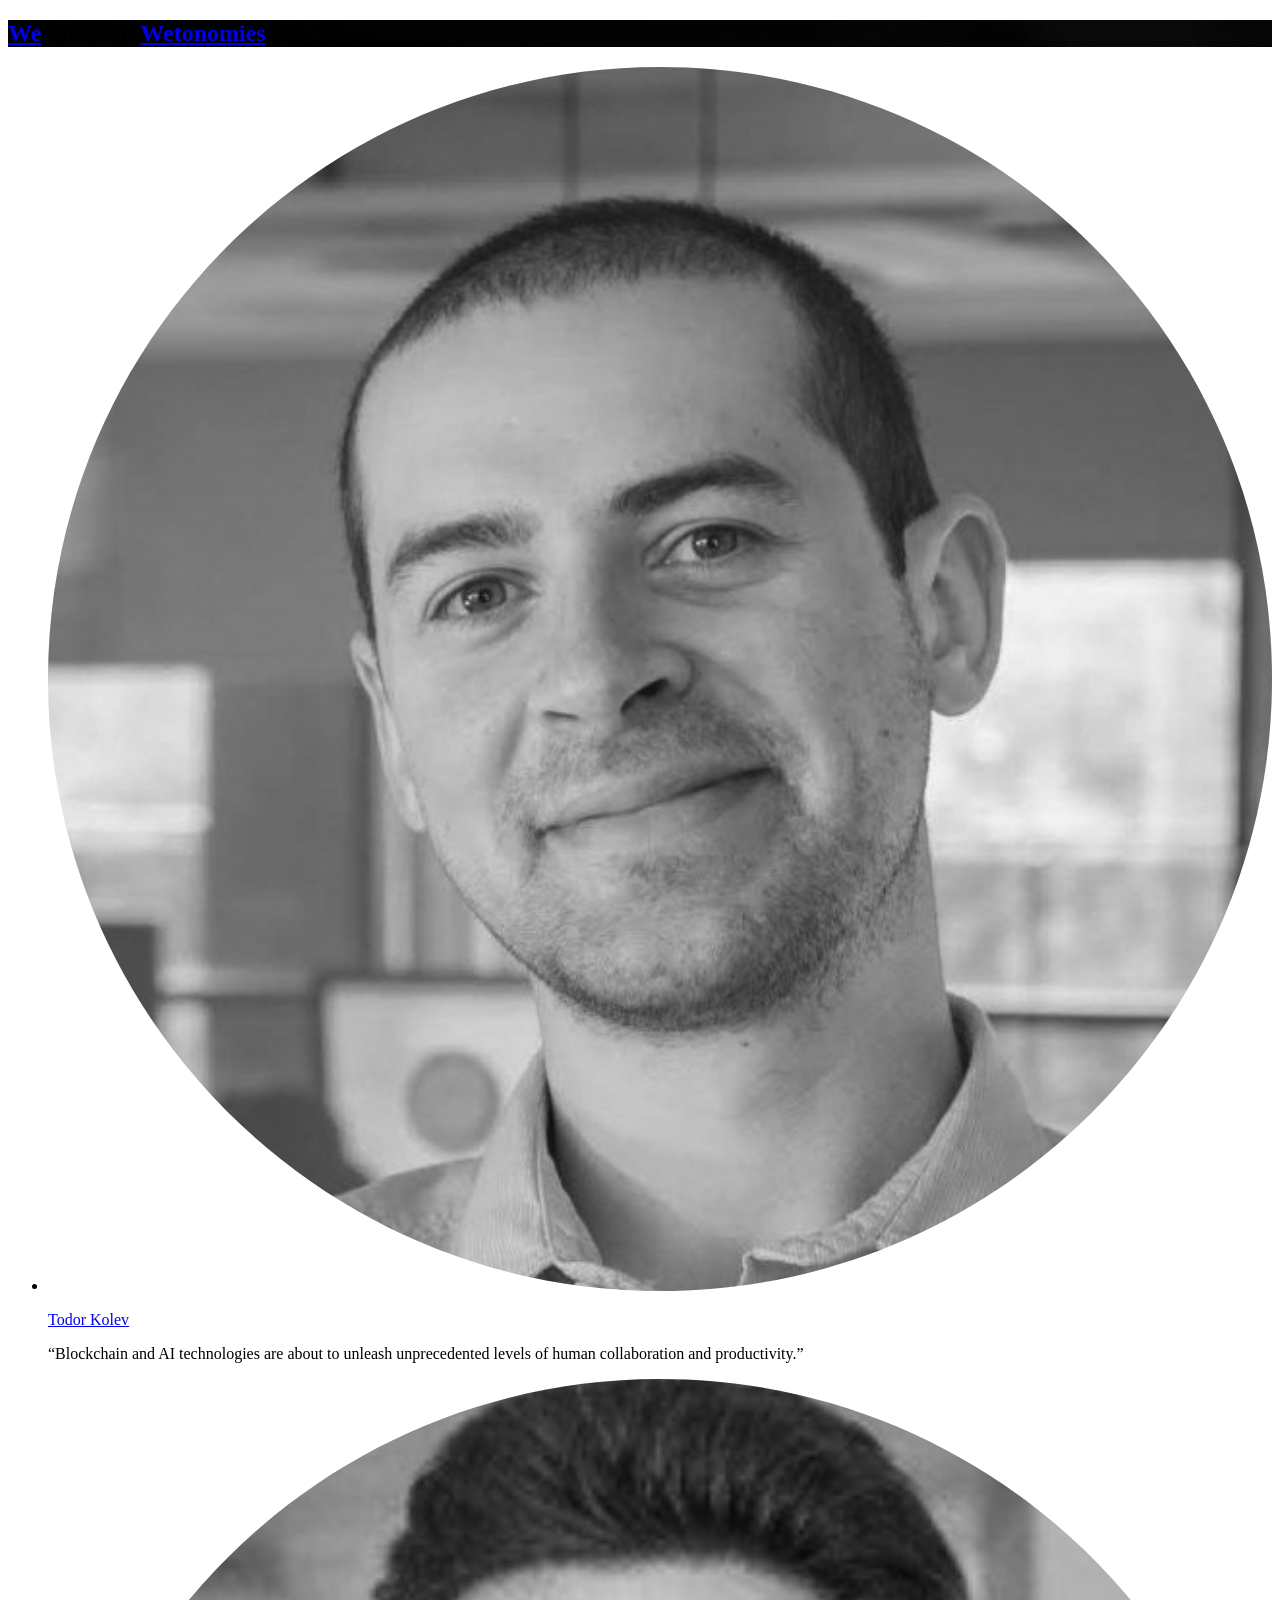
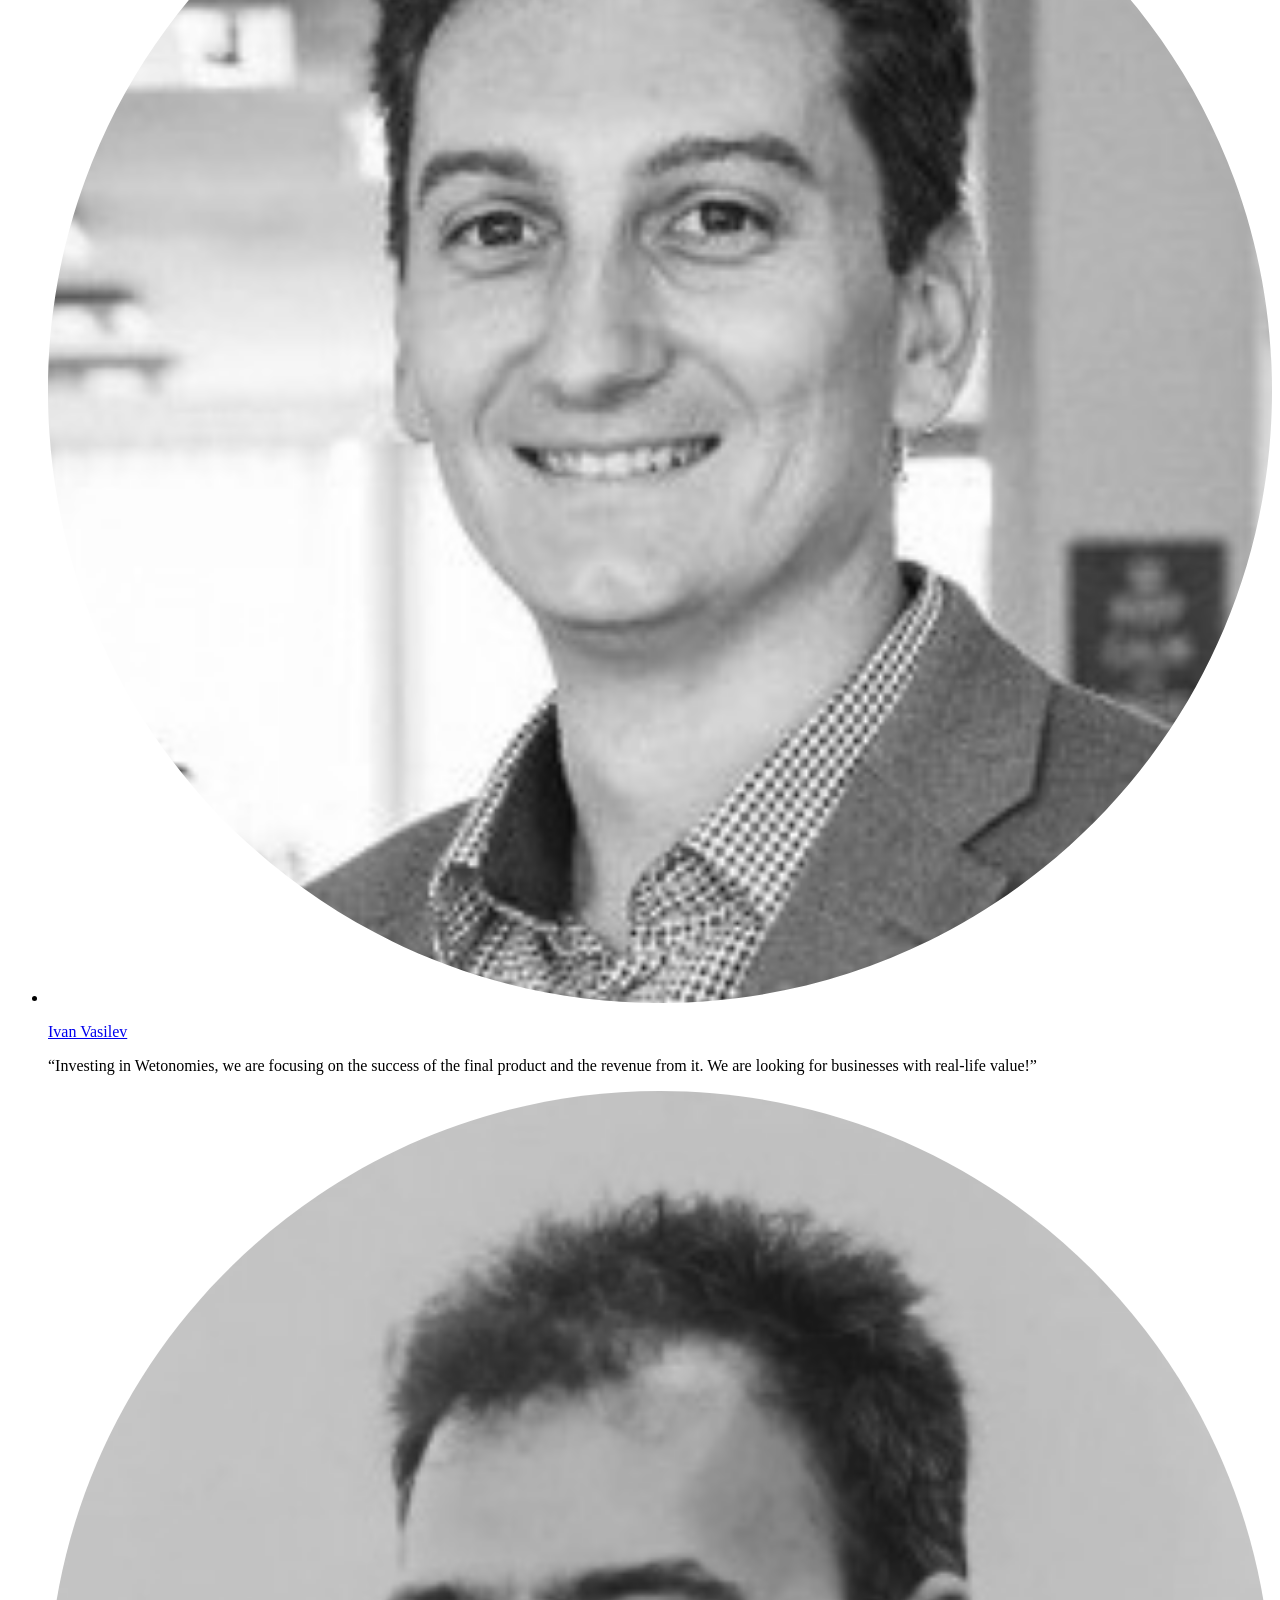
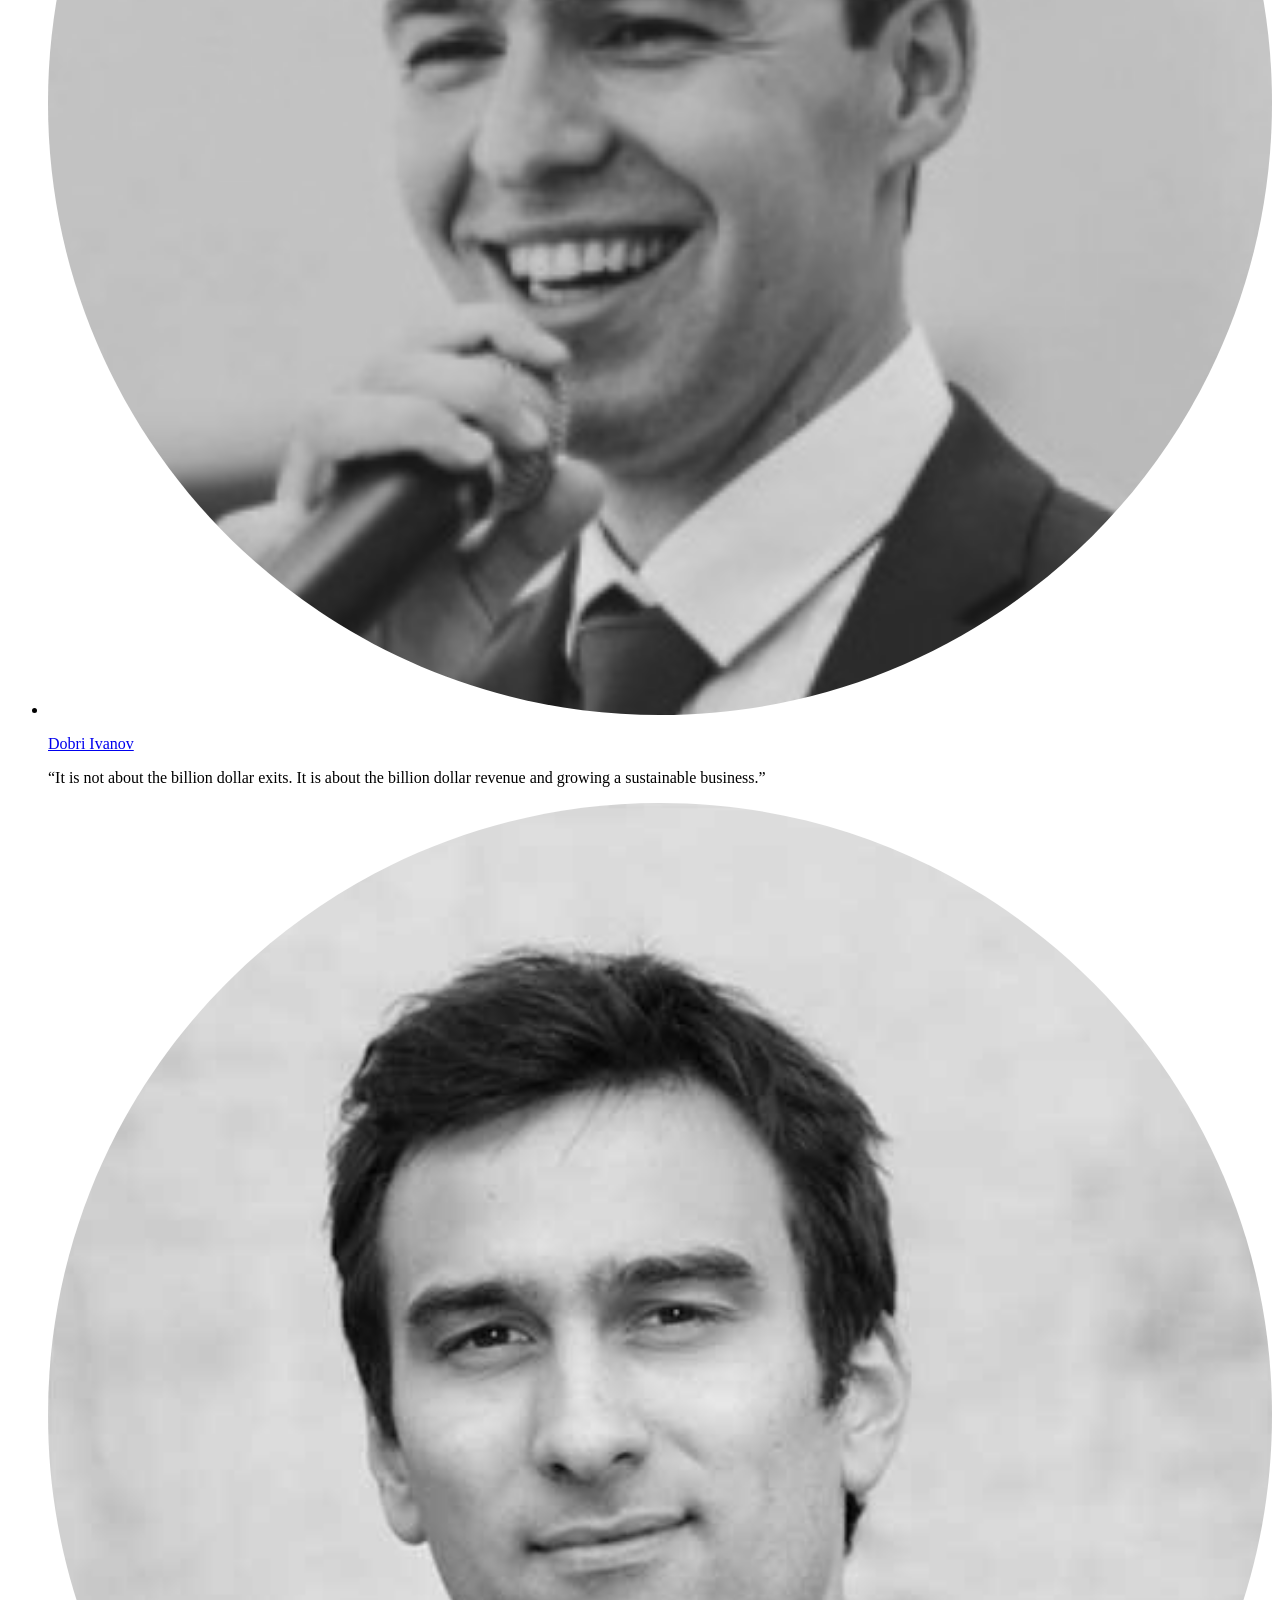
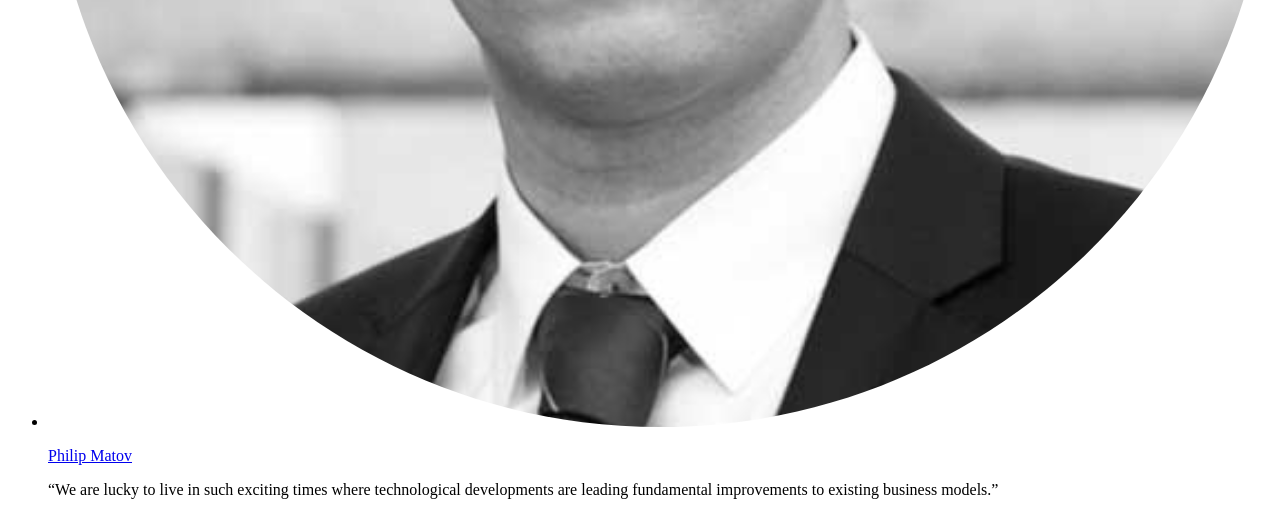
<file: src/index.html>
<!DOCTYPE html>
<html lang="en">
	<include src="head.html"></include>
<body>
	<div class="wrapper">
		<include src="header.html"></include>

			<section class="intro" style="background-image: url(assets/images/temp/intro.jpg);">
				<div class="intro__inner">
					<div class="shell">
						<div class="intro__content">
							<div class="title animations" data-animation="fadeIn">
								<h1>
									<a href="#" class="btn--open-members">We</a> i<span>и</span>vest i<span>и</span> <a href="https://wetonomy.com/" target="_blank">Wetonomies</a>
								</h1>
							</div><!-- /.title -->
						</div><!-- /.intro__content -->
					</div><!-- /.shell -->
				</div><!-- /.intro__inner -->
			</section><!-- /.intro -->

			<section id="team-section" class="section section--team">
				<div class="shell">
					<div class="section__content">
						<a href="#" class="btn--close-members">
							<span></span>

							<span></span>
						</a>

						<ul class="members">
							<li class="member">
								<div class="member__inner">
									<div class="member__image">
										<object class="member__image-inner" type="image/svg+xml" data="assets/images/temp/member1.svg"></object>
									</div><!-- /.member__image -->

									<div class="member__content">
										<p><a href="https://www.linkedin.com/in/todor/" target="_blank">Todor Kolev</a></p>
										<p>
											 “Blockchain and AI technologies are about to unleash unprecedented levels of human collaboration and productivity.”
										</p>
									</div><!-- /.member__content -->
								</div><!-- /.member__inner -->
							</li><!-- /.member -->

							<li class="member">
								<div class="member__inner">
									<div class="member__image">
										<object class="member__image-inner" type="image/svg+xml" data="assets/images/temp/member2.svg"></object>
									</div><!-- /.member__image -->

									<div class="member__content">
										<p><a href="https://www.linkedin.com/in/vasilevivan/" target="_blank">Ivan Vasilev</a></p>
										<p>
											 “Investing in Wetonomies, we are focusing on the success of the final product and the revenue from it. We are looking for businesses with real-life value!”
										</p>
									</div><!-- /.member__content -->
								</div><!-- /.member__inner -->
							</li><!-- /.member -->

							<li class="member">
								<div class="member__inner">
									<div class="member__image">
										<object class="member__image-inner" type="image/svg+xml" data="assets/images/temp/member3.svg"></object>
									</div><!-- /.member__image -->

									<div class="member__content">
										<p><a href="https://www.linkedin.com/in/dobromir1/" target="_blank">Dobri Ivanov</a></p>
										<p>
											 “It is not about the billion dollar exits. It is about the billion dollar revenue and growing a sustainable business.”
										</p>
									</div><!-- /.member__content -->
								</div><!-- /.member__inner -->
							</li><!-- /.member -->

							<li class="member">
								<div class="member__inner">
									<div class="member__image">
										<object class="member__image-inner" type="image/svg+xml" data="assets/images/temp/member4.svg"></object>
									</div><!-- /.member__image -->

									<div class="member__content">
										<p><a href="https://www.linkedin.com/in/philip-ildo-matov-5155535b/" target="_blank">Philip Matov</a></p>
										<p>
											 “We are lucky to live in such exciting times where technological developments are leading fundamental improvements to existing business models.”
										</p>
									</div><!-- /.member__content -->
								</div><!-- /.member__inner -->
							</li><!-- /.member -->
						</ul><!-- /.members -->
					</div><!-- /.section__content -->
				</div><!-- /.shell -->
			</section><!-- /.section section-/-team -->

		<include src="footer.html"></include>
	</div><!-- /.wrapper -->

	<include src="scripts.html"></include>
</body>
</html>
</file>
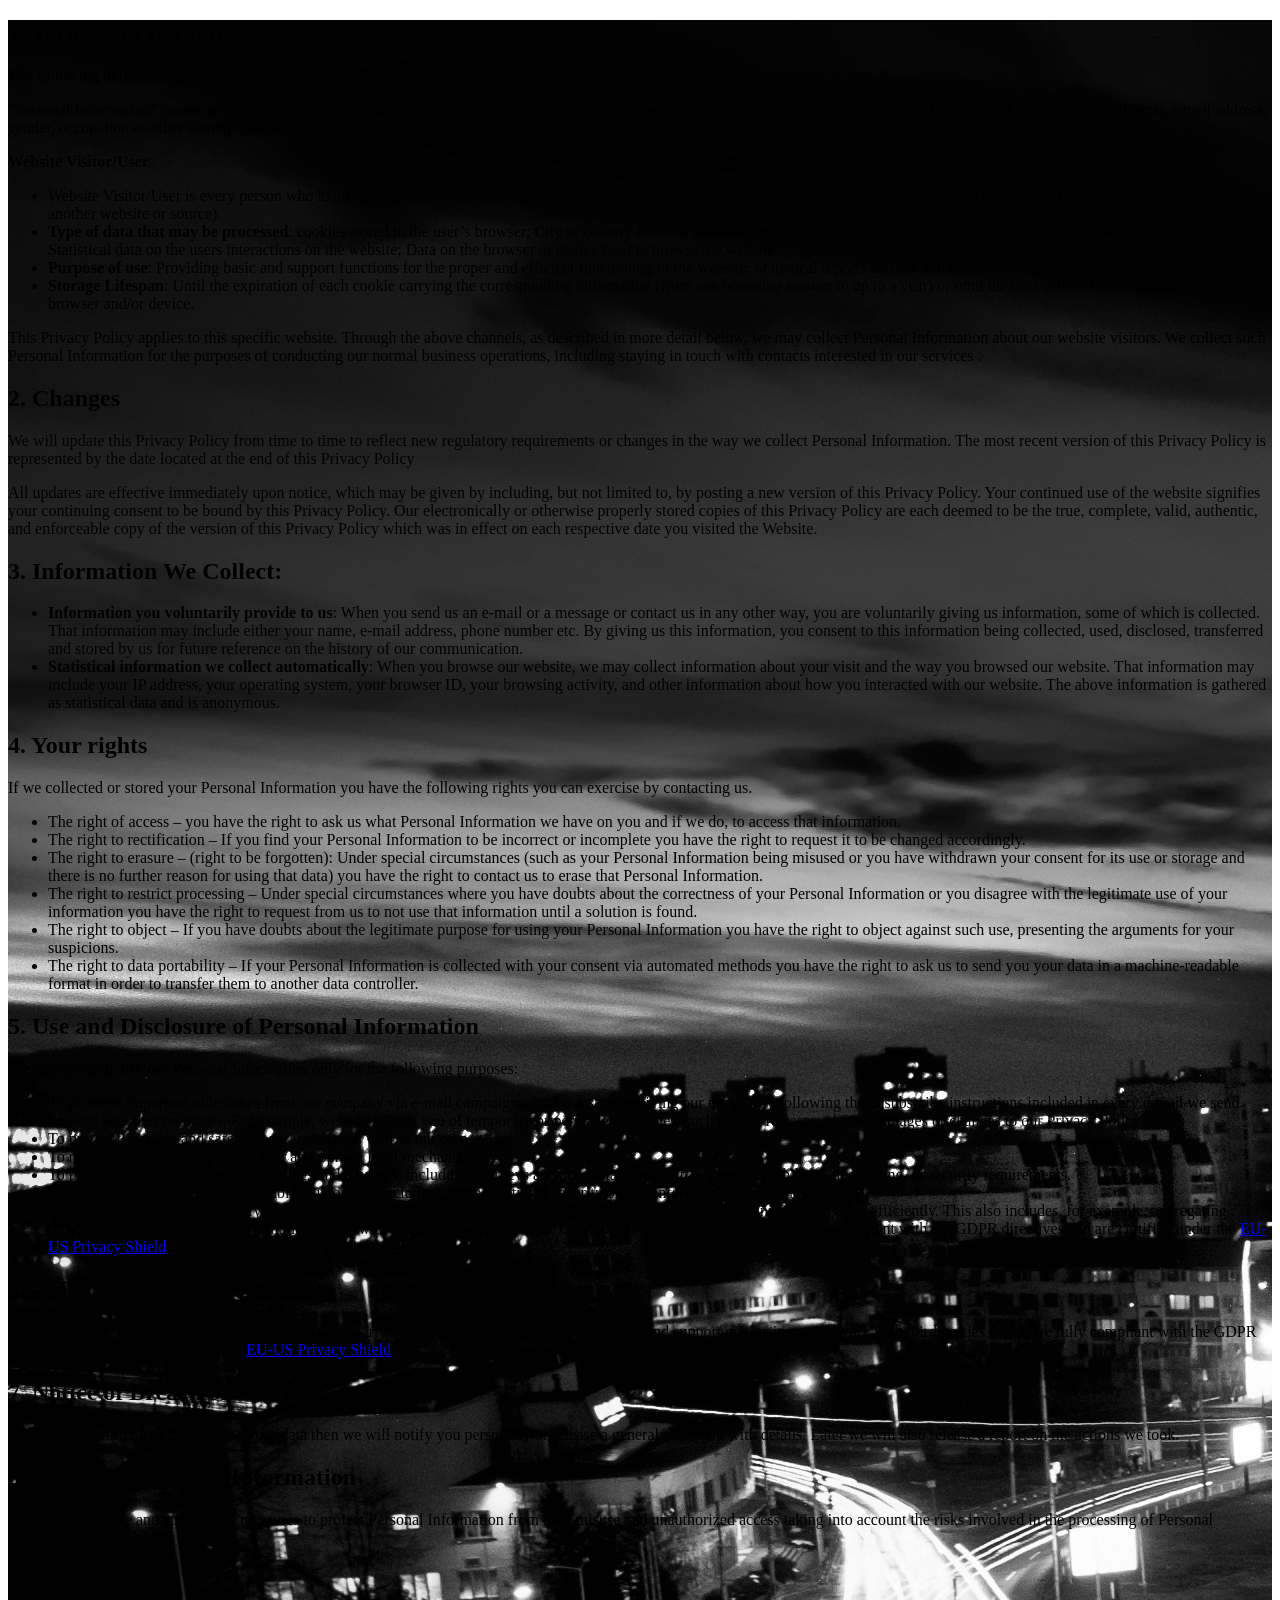
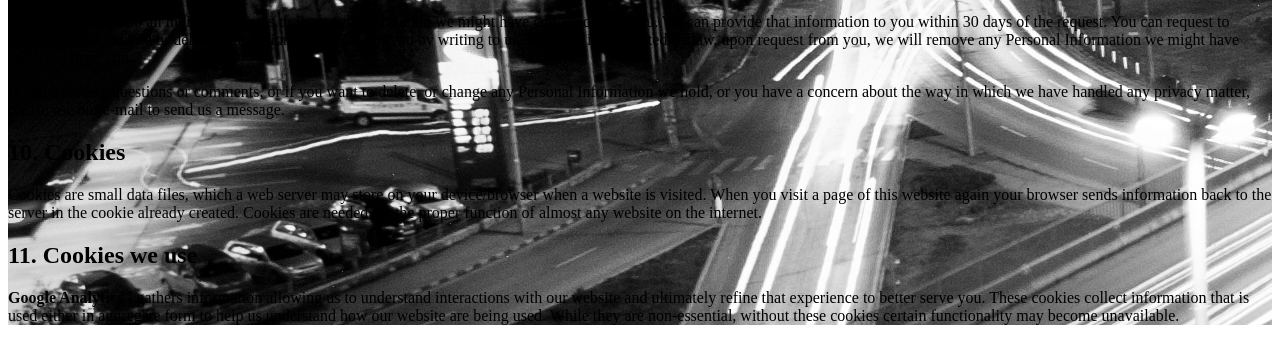
<file: src/privacy-policy.html>
<!DOCTYPE html>
<html lang="en">
	<include src="head.html"></include>
<body>
	<div class="wrapper">
		<include src="header.html"></include>

			<section class="intro intro--secondary" style="background-image: url(assets/images/temp/intro.jpg);">
				<div class="intro__inner">
					<div class="shell">
						<div class="intro__content animations"  data-animation="fadeIn">
							<h2>1. Terms and Definitions</h2>

							<p>The following definitions are meant to give a better understanding of the terms we use in the Privacy Policy below.</p>

							<p>“Personal Information” means any information that identifies or can be used to identify a person, directly or indirectly, including, but not limited to, first and last name, date of birth, e-mail address, gender, occupation or other demographic information.</p>

							<p><strong>Website Visitor/User</strong></p>

							<ul>
								<li>Website Visitor/User is every person who loads our website in their browser or visits different sections or pages of the website (either by entering the URL or following a hyperlink from another website or source).</li>

								<li><strong>Type of data that may be processed</strong>: cookies stored in the user’s browser; City or country location based on the IP address of the device which is part of the data that each website receives; Statistical data on the users interactions on the website; Data on the browser or device used to browse the website.</li>

								<li><strong>Purpose of use</strong>: Providing basic and support functions for the proper and efficient functioning of the website; Statistical reports on how and when the website is used.</li>

								<li><strong>Storage Lifespan</strong>: Until the expiration of each cookie carrying the corresponding information (from one browsing session to up to a year) or until the user deletes the cookie directly from its browser and/or device.</li>
							</ul>

							<p>This Privacy Policy applies to this specific website. Through the above channels, as described in more detail below, we may collect Personal Information about our website visitors. We collect such Personal Information for the purposes of conducting our normal business operations, including staying in touch with contacts interested in our services .</p>

							<h2>2. Changes</h2>

							<p>We will update this Privacy Policy from time to time to reflect new regulatory requirements or changes in the way we collect Personal Information. The most recent version of this Privacy Policy is represented by the date located at the end of this Privacy Policy</p>

							<p>All updates are effective immediately upon notice, which may be given by including, but not limited to, by posting a new version of this Privacy Policy. Your continued use of the website signifies your continuing consent to be bound by this Privacy Policy. Our electronically or otherwise properly stored copies of this Privacy Policy are each deemed to be the true, complete, valid, authentic, and enforceable copy of the version of this Privacy Policy which was in effect on each respective date you visited the Website.</p>

							<h2>3. Information We Collect:</h2>

							<ul>
								<li><strong>Information you voluntarily provide to us</strong>: When you send us an e-mail or a message or contact us in any other way, you are voluntarily giving us information, some of which is collected. That information may include either your name, e-mail address, phone number etc. By giving us this information, you consent to this information being collected, used, disclosed, transferred and stored by us for future reference on the history of our communication.</li>

								<li><strong>Statistical information we collect automatically</strong>: When you browse our website, we may collect information about your visit and the way you browsed our website. That information may include your IP address, your operating system, your browser ID, your browsing activity, and other information about how you interacted with our website. The above information is gathered as statistical data and is anonymous.</li>
							</ul>

							<h2>4. Your rights</h2>

							<p>If we collected or stored your Personal Information you have the following rights you can exercise by contacting us.</p>

							<ul>
								<li>The right of access – you have the right to ask us what Personal Information we have on you and if we do, to access that information.</li>

								<li>The right to rectification – If you find your Personal Information to be incorrect or incomplete you have the right to request it to be changed accordingly.</li>

								<li>The right to erasure – (right to be forgotten): Under special circumstances (such as your Personal Information being misused or you have withdrawn your consent for its use or storage and there is no further reason for using that data) you have the right to contact us to erase that Personal Information.</li>

								<li>The right to restrict processing – Under special circumstances where you have doubts about the correctness of your Personal Information or you disagree with the legitimate use of your information you have the right to request from us to not use that information until a solution is found.</li>

								<li>The right to object – If you have doubts about the legitimate purpose for using your Personal Information you have the right to object against such use, presenting the arguments for your suspicions.</li>

								<li>The right to data portability – If your Personal Information is collected with your consent via automated methods you have the right to ask us to send you your data in a machine-readable format in order to transfer them to another data controller.</li>
							</ul>

							<h2>5. Use and Disclosure of Personal Information</h2>

							<p>We may use and disclose Personal Information only for the following purposes:</p>

							<ul>
								<li>To promote important milestones from our company via e-mail campaigns. You can stop receiving our e-mails by following the unsubscribe instructions included in every e-mail we send.</li>

								<li>To send you alert messages. For example, we may inform you of temporary or permanent changes, such as new releases, planned outages or changes to our Privacy Policy.</li>

								<li>To protect the rights and safety of our partners as well as our own.</li>

								<li>To meet legal requirements and other appropriate legal mechanisms.</li>

								<li>To provide information to representatives and advisors, including attorneys and accountants, to help us comply with legal, accounting, or security requirements.</li>

								<li>To respond to lawful requests by public authorities, including to meet national security or law enforcement requirements.</li>

								<li>To provide support for an inquiry. This includes our use of the data that our users provide us in order to communicate with them efficiently. This also includes, for example, aggregating information from your previous communication with us and use of the website. Our third party service providers are fully compliant with the GDPR directives and are certified under the <a href="https://www.privacyshield.gov/welcome" target="_blank">EU-US Privacy Shield</a>.</li>
							</ul>

							<h2>6. Third Parties</h2>

							<p>Sometimes, we share your information with our third-party Service Providers, who help us provide and support our business. We work with third-parties which are fully compliant with the GDPR directives and are certified under the <a href="https://www.privacyshield.gov/welcome" target="_blank">EU-US Privacy Shield</a>.</p>

							<h2>7. Notice of Breach of Security</h2>

							<p>In case of a security breach affecting your data then we will notify you personally or release a general statement with details. Later we will also release a report on the actions we took.</p>

							<h2>8. Safeguarding Your Information</h2>

							<p>We take reasonable and appropriate measures to protect Personal Information from loss, misuse and unauthorized access taking into account the risks involved in the processing of Personal Information.</p>

							<h2>9. Access</h2>

							<p>You have the right to an individual access to Personal Information we might have collected from you. We can provide that information to you within 30 days of the request. You can request to access, correct, amend or delete information we hold about you by writing to us. Unless it is prohibited by law, upon request from you, we will remove any Personal Information we might have collected from you.</p>

							<p>If you have any questions or comments, or if you want to delete, or change any Personal Information we hold, or you have a concern about the way in which we have handled any privacy matter, please use our e-mail to send us a message.</p>

							<h2>10. Cookies</h2>

							<p>Cookies are small data files, which a web server may store on your device/browser when a website is visited. When you visit a page of this website again your browser sends information back to the server in the cookie already created. Cookies are needed for the proper function of almost any website on the internet.</p>

							<h2>11. Cookies we use</h2>

							<p><strong>Google Analytics</strong> - gathers information allowing us to understand interactions with our website and ultimately refine that experience to better serve you. These cookies collect information that is used either in aggregate form to help us understand how our website are being used. While they are non-essential, without these cookies certain functionality may become unavailable.</p>
						</div><!-- /.intro__content -->
					</div><!-- /.shell -->
				</div><!-- /.intro__inner -->
			</section><!-- /.intro -->

		<include src="footer.html"></include>
	</div><!-- /.wrapper -->

	<include src="scripts.html"></include>
</body>
</html>
</file>
